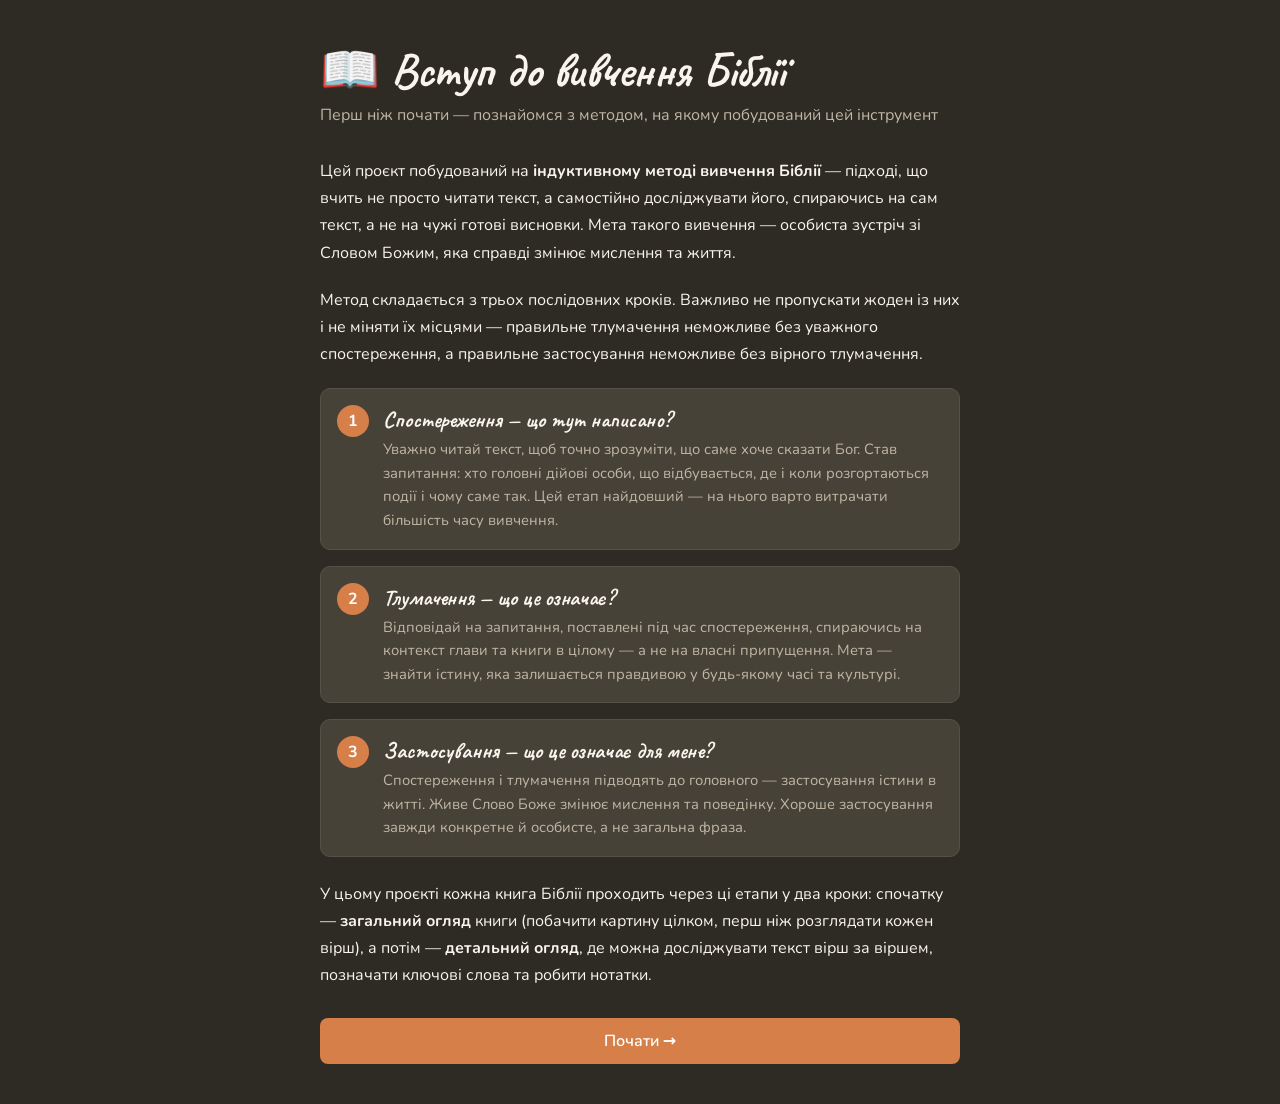
<file: templates/index.html>
<!DOCTYPE html>
<html lang="uk">
<head>
    <meta charset="UTF-8">
    <meta name="viewport" content="width=device-width, initial-scale=1.0">
    <title>Вступ — Вивчення Біблії</title>

    <link rel="icon" type="image/svg+xml" href="/static/favicon.svg">
    <link rel="stylesheet" href="/static/style.css">

</head>
<body>

<div class="container intro-container">

    <h1>📖 Вступ до вивчення Біблії</h1>
    <p class="subtitle">Перш ніж почати — познайомся з методом, на якому побудований цей інструмент</p>

    <p class="intro-text">
        Цей проєкт побудований на <strong>індуктивному методі вивчення Біблії</strong> —
        підході, що вчить не просто читати текст, а самостійно досліджувати його,
        спираючись на сам текст, а не на чужі готові висновки. Мета такого вивчення —
        особиста зустріч зі Словом Божим, яка справді змінює мислення та життя.
    </p>

    <p class="intro-text">
        Метод складається з трьох послідовних кроків. Важливо не пропускати жоден
        із них і не міняти їх місцями — правильне тлумачення неможливе без уважного
        спостереження, а правильне застосування неможливе без вірного тлумачення.
    </p>

    <div class="intro-steps">

        <div class="intro-step">
            <span class="intro-step-num">1</span>
            <div>
                <h3 class="intro-step-title">Спостереження — що тут написано?</h3>
                <p class="intro-step-text">
                    Уважно читай текст, щоб точно зрозуміти, що саме хоче сказати Бог.
                    Став запитання: хто головні дійові особи, що відбувається, де і коли
                    розгортаються події і чому саме так. Цей етап найдовший — на нього
                    варто витрачати більшість часу вивчення.
                </p>
            </div>
        </div>

        <div class="intro-step">
            <span class="intro-step-num">2</span>
            <div>
                <h3 class="intro-step-title">Тлумачення — що це означає?</h3>
                <p class="intro-step-text">
                    Відповідай на запитання, поставлені під час спостереження, спираючись
                    на контекст глави та книги в цілому — а не на власні припущення.
                    Мета — знайти істину, яка залишається правдивою у будь-якому часі
                    та культурі.
                </p>
            </div>
        </div>

        <div class="intro-step">
            <span class="intro-step-num">3</span>
            <div>
                <h3 class="intro-step-title">Застосування — що це означає для мене?</h3>
                <p class="intro-step-text">
                    Спостереження і тлумачення підводять до головного — застосування
                    істини в житті. Живе Слово Боже змінює мислення та поведінку.
                    Хороше застосування завжди конкретне й особисте, а не загальна фраза.
                </p>
            </div>
        </div>

    </div>

    <p class="intro-text">
        У цьому проєкті кожна книга Біблії проходить через ці етапи у два кроки:
        спочатку — <strong>загальний огляд</strong> книги (побачити картину цілком,
        перш ніж розглядати кожен вірш), а потім — <strong>детальний огляд</strong>,
        де можна досліджувати текст вірш за віршем, позначати ключові слова та
        робити нотатки.
    </p>

    <button type="button" onclick="window.location.href='/register'">
        Почати →
    </button>

</div>

</body>
</html>
</file>
<file: static/style.css>
@import url('https://fonts.googleapis.com/css2?family=Caveat:wght@500;600;700&family=Nunito:wght@400;600;700&display=swap');

:root {
    --bg-color: #2e2b25;
    --card-bg: #474238;
    --primary: #d67f48;
    --primary-hover: #b2622d;
    --text-primary: #f9f4ed;
    --text-secondary: #c0b6a5;
    --input-bg: #3a362f;
    --input-border: #55504a;
    --result-bg: #3a362f;
    --result-border: #55504a;
    --font-heading: 'Caveat', cursive;
    --font-body: 'Nunito', system-ui, -apple-system, sans-serif;
}

* {
    margin: 0;
    padding: 0;
    box-sizing: border-box;
}

body {
    font-family: var(--font-body);
    background: var(--bg-color);
    color: var(--text-primary);
    min-height: 100vh;
    display: flex;
    flex-direction: column;
    align-items: center;
    padding: 40px 20px;
}

.container {
    width: 100%;
    max-width: 480px;
}

h1 {
    font-family: var(--font-heading);
    font-size: 3rem;
    font-weight: 700;
    margin-bottom: 4px;
    letter-spacing: -0.5px;
}

.subtitle {
    color: var(--text-secondary);
    font-size: 1rem;
    margin-bottom: 32px;
}

label {
    display: block;
    margin-bottom: 6px;
    font-size: 0.875rem;
    color: var(--text-secondary);
}

select, input {
    width: 100%;
    padding: 10px 14px;
    border-radius: 8px;
    border: 1px solid var(--input-border);
    background: var(--input-bg);
    color: var(--text-primary);
    font-size: 1rem;
    font-family: inherit;
    margin-bottom: 14px;
}

select:focus, input:focus {
    outline: none;
    border-color: var(--primary);
}

select {
    cursor: pointer;
}

button {
    width: 100%;
    margin-top: 8px;
    padding: 12px;
    border: none;
    border-radius: 8px;
    background: var(--primary);
    color: white;
    font-size: 1rem;
    font-weight: 600;
    font-family: inherit;
    cursor: pointer;
    transition: background 0.2s ease;
}

button:hover {
    background: var(--primary-hover);
}

#result {
    margin-top: 32px;
    padding: 24px 20px;
    border-radius: 8px;
    background: var(--result-bg);
    border: 1px solid var(--result-border);
    min-height: 80px;
    white-space: pre-wrap;
    line-height: 1.7;
    font-size: 0.95rem;
}

.reference {
    font-weight: 600;
    margin-bottom: 10px;
    color: var(--primary);
}

.back-btn {
    width: auto;
    margin-top: 0;
    margin-bottom: 16px;
    padding: 8px 16px;
    background: transparent;
    color: var(--text-secondary);
    border: 1px solid var(--input-border);
    border-radius: 8px;
    font-size: 0.875rem;
    font-weight: 500;
    font-family: inherit;
    cursor: pointer;
    transition: all 0.2s ease;
}

.back-btn:hover {
    background: var(--input-bg);
    color: var(--text-primary);
}

.full-width-section {
    width: 100%;
    max-width: 100vw;
    padding: 0 40px 40px;
}

.result-inner {
    max-width: 1400px;
    margin: 0 auto;
}

.split-layout {
    display: flex;
    gap: 32px;
    margin-top: 8px;
}

.text-panel {
    flex: 1;
    min-width: 0;
}

.notes-panel {
    width: 320px;
    flex-shrink: 0;
    position: sticky;
    top: 24px;
    align-self: flex-start;
    max-height: calc(100vh - 48px);
    overflow-y: auto;
}

.notes-panel h3 {
    font-size: 0.95rem;
    font-weight: 600;
    color: var(--text-secondary);
    margin-bottom: 10px;
}

#notes-area {
    width: 100%;
    min-height: 150px;
    padding: 12px;
    border: 1px solid var(--input-border);
    border-radius: 8px;
    background: var(--input-bg);
    color: var(--text-primary);
    font-size: 0.9rem;
    line-height: 1.6;
    resize: vertical;
    margin-bottom: 24px;
    font-family: inherit;
}

#notes-area:focus {
    outline: none;
    border-color: var(--primary);
}

#notes-area::placeholder {
    color: var(--text-secondary);
}

.keyword-word {
    font-weight: 600;
    font-size: 0.95rem;
}

.keyword-group {
    background: var(--card-bg);
    border: 1px solid var(--input-border);
    border-left: 4px solid var(--group-color, var(--primary));
    border-radius: 10px;
    padding: 14px 16px;
    margin-bottom: 16px;
    box-shadow: 0 2px 8px rgba(0, 0, 0, 0.24);
}

.keyword-group-title {
    font-family: var(--font-heading);
    font-size: 1.3rem;
    font-weight: 700;
    line-height: 1.3;
    margin-bottom: 10px;
    word-wrap: break-word;
}

.keyword-group-notes {
    width: 100%;
    min-height: 90px;
    padding: 10px 12px;
    border: 1px solid var(--input-border);
    border-radius: 8px;
    background: var(--input-bg);
    color: var(--text-primary);
    font-size: 0.9rem;
    line-height: 1.6;
    resize: vertical;
    font-family: inherit;
}

.keyword-group-notes:focus {
    outline: none;
    border-color: var(--group-color, var(--primary));
    box-shadow: 0 0 0 3px rgba(214, 127, 72, 0.18);
}

.keyword-group-notes::placeholder {
    color: var(--text-secondary);
}

.keyword-group-conclusion {
    margin-top: 12px;
    padding-top: 12px;
    border-top: 1px solid var(--input-border);
}

.keyword-group-conclusion-title {
    font-family: var(--font-heading);
    font-size: 1.1rem;
    font-weight: 700;
    color: var(--text-primary);
    margin-bottom: 8px;
}

#keywords {
    line-height: 1.8;
    margin-bottom: 20px;
}

.verse-line {
    padding: 10px 0 10px 20px;
    border-left: 2px solid var(--input-border);
    margin-bottom: 16px;
}

.verse-num {
    font-weight: 700;
    color: var(--primary);
    margin-right: 8px;
}

.word {
    cursor: pointer;
    border-radius: 2px;
    padding: 1px 0;
    transition: all 0.15s ease;
}

.word:hover {
    background: var(--input-border);
}

.word.active {
    background: rgba(214, 127, 72, 0.25);
    outline: 2px solid var(--primary);
    outline-offset: 1px;
    border-radius: 3px;
}

.word.keyword {
    font-weight: 600;
    cursor: pointer;
}

.word.selected {
    background: rgba(214, 127, 72, 0.25);
    outline: 2px dashed var(--primary);
    outline-offset: 1px;
    border-radius: 3px;
}

.selection-bar {
    position: fixed;
    left: 50%;
    bottom: 24px;
    transform: translateX(-50%);
    display: flex;
    align-items: center;
    gap: 12px;
    padding: 10px 16px;
    background: var(--card-bg);
    border: 1px solid var(--input-border);
    border-radius: 12px;
    box-shadow: 0 8px 30px rgba(0, 0, 0, 0.4);
    z-index: 1000;
    animation: toast-in 0.2s ease;
}

.selection-bar-label {
    font-size: 0.875rem;
    color: var(--text-secondary);
    white-space: nowrap;
}

.selection-bar-btn {
    width: auto;
    margin-top: 0;
    padding: 8px 14px;
    border: 1px solid var(--input-border);
    border-radius: 8px;
    background: transparent;
    color: var(--text-primary);
    font-size: 0.85rem;
    font-weight: 600;
    font-family: inherit;
    cursor: pointer;
    white-space: nowrap;
    transition: background 0.15s ease;
}

.selection-bar-btn:hover {
    background: var(--input-bg);
}

.selection-bar-btn-primary {
    background: var(--primary);
    border-color: var(--primary);
    color: white;
}

.selection-bar-btn-primary:hover {
    background: var(--primary-hover);
}

.loading-toast {
    position: fixed;
    bottom: 24px;
    right: 24px;
    display: none;
    align-items: center;
    gap: 12px;
    padding: 14px 20px;
    background: var(--card-bg);
    border: 1px solid var(--input-border);
    border-radius: 12px;
    box-shadow: 0 8px 30px rgba(0, 0, 0, 0.4);
    z-index: 1000;
    animation: toast-in 0.3s ease;
}

.loading-toast.show {
    display: flex;
}

@keyframes toast-in {
    from {
        opacity: 0;
        transform: translateY(12px);
    }
    to {
        opacity: 1;
        transform: translateY(0);
    }
}

.spinner {
    display: inline-block;
    width: 18px;
    height: 18px;
    border: 3px solid var(--input-border);
    border-top-color: var(--primary);
    border-radius: 50%;
    animation: spin 0.7s linear infinite;
    flex-shrink: 0;
}

@keyframes spin {
    to {
        transform: rotate(360deg);
    }
}

.loading-toast p {
    margin: 0;
    font-size: 0.875rem;
    color: var(--text-primary);
    white-space: nowrap;
}

.sr-only {
    position: absolute;
    width: 1px;
    height: 1px;
    padding: 0;
    margin: -1px;
    overflow: hidden;
    clip: rect(0, 0, 0, 0);
    border: 0;
}

.color-picker {
    position: absolute;
    display: flex;
    flex-direction: row;
    gap: 6px;
    padding: 8px;
    background: var(--card-bg);
    border: 1px solid var(--input-border);
    border-radius: 10px;
    box-shadow: 0 4px 16px rgba(0,0,0,0.35);
    z-index: 100;
}

.color-dot {
    width: 22px;
    height: 22px;
    border-radius: 50%;
    cursor: pointer;
    transition: transform 0.15s ease;
}

.color-dot:hover {
    transform: scale(1.2);
}

.color-dot-custom {
    position: relative;
    display: flex;
    align-items: center;
    justify-content: center;
    background: conic-gradient(red, yellow, lime, cyan, blue, magenta, red);
    border: 2px solid var(--card-bg);
    box-shadow: 0 0 0 1px var(--input-border);
}

.color-dot-custom input[type="color"] {
    position: absolute;
    inset: 0;
    width: 100%;
    height: 100%;
    padding: 0;
    margin: 0;
    border: none;
    opacity: 0;
    cursor: pointer;
}

.color-picker-divider {
    width: 1px;
    align-self: stretch;
    background: var(--input-border);
    margin: 0 2px;
}

.color-picker-copy {
    width: auto;
    height: 26px;
    padding: 0 10px;
    margin: 0;
    border: none;
    border-radius: 999px;
    background: transparent;
    color: var(--text-primary);
    font-size: 0.72rem;
    font-weight: 600;
    font-family: inherit;
    line-height: 1;
    cursor: pointer;
    display: flex;
    align-items: center;
    justify-content: center;
    white-space: nowrap;
    transition: background 0.15s ease;
}

.color-picker-copy:hover {
    background: var(--input-border);
}

/* ---- Вступ / огляд книги ---- */

.intro-container {
    max-width: 640px;
}

.intro-text {
    line-height: 1.7;
    margin-bottom: 20px;
    color: var(--text-primary);
}

.intro-steps {
    display: flex;
    flex-direction: column;
    gap: 16px;
    margin-bottom: 24px;
}

.intro-step {
    display: flex;
    gap: 14px;
    background: var(--card-bg);
    border: 1px solid var(--input-border);
    border-radius: 10px;
    padding: 16px;
}

.intro-step-num {
    flex-shrink: 0;
    width: 32px;
    height: 32px;
    border-radius: 50%;
    background: var(--primary);
    color: white;
    font-weight: 700;
    display: flex;
    align-items: center;
    justify-content: center;
}

.intro-step-title {
    font-family: var(--font-heading);
    font-size: 1.4rem;
    font-weight: 700;
    margin-bottom: 4px;
}

.intro-step-text {
    color: var(--text-secondary);
    line-height: 1.6;
    font-size: 0.92rem;
}

.back-link {
    display: inline-block;
    margin-bottom: 16px;
    color: var(--text-secondary);
    font-size: 0.875rem;
    text-decoration: none;
}

.back-link:hover {
    color: var(--text-primary);
}

/* ---- Реєстрація / вхід ---- */

.auth-tabs {
    display: flex;
    gap: 8px;
    margin-bottom: 20px;
}

.auth-tab {
    width: auto;
    flex: 1;
    margin-top: 0;
    padding: 10px;
    background: var(--input-bg);
    color: var(--text-secondary);
    border: 1px solid var(--input-border);
    font-family: inherit;
}

.auth-tab.active {
    background: var(--primary);
    color: white;
    border-color: var(--primary);
}

.error-message {
    background: rgba(214, 72, 72, 0.15);
    border: 1px solid #d64848;
    color: #f2b8b8;
    border-radius: 8px;
    padding: 10px 14px;
    font-size: 0.875rem;
    margin-bottom: 16px;
}

/* ---- Список книг ---- */

.books-container {
    max-width: 720px;
}

.books-header {
    display: flex;
    justify-content: space-between;
    align-items: flex-start;
    gap: 16px;
}

.books-header-links {
    display: flex;
    align-items: center;
    gap: 16px;
}

.logout-link {
    color: var(--text-secondary);
    font-size: 0.875rem;
    text-decoration: none;
    white-space: nowrap;
    padding-top: 6px;
}

.logout-link:hover {
    color: var(--text-primary);
}

.testament-title {
    font-family: var(--font-heading);
    font-size: 1.6rem;
    font-weight: 700;
    margin: 24px 0 12px;
}

.book-grid {
    display: grid;
    grid-template-columns: repeat(auto-fill, minmax(140px, 1fr));
    gap: 10px;
}

.book-item {
    display: block;
    text-align: center;
    padding: 12px 10px;
    background: var(--card-bg);
    border: 1px solid var(--input-border);
    border-radius: 8px;
    color: var(--text-primary);
    text-decoration: none;
    font-size: 0.9rem;
    font-weight: 600;
    transition: all 0.15s ease;
}

.book-item:hover {
    border-color: var(--primary);
    color: var(--primary);
}

/* ---- Нотатки дослідження ---- */

.notes-field {
    margin-bottom: 20px;
}

.notes-field-title {
    font-family: var(--font-heading);
    font-size: 1.3rem;
    font-weight: 700;
    margin-bottom: 4px;
}

.notes-field-hint {
    color: var(--text-secondary);
    font-size: 0.85rem;
    margin-bottom: 8px;
}

.notes-textarea {
    width: 100%;
    min-height: 90px;
    padding: 10px 12px;
    border: 1px solid var(--input-border);
    border-radius: 8px;
    background: var(--input-bg);
    color: var(--text-primary);
    font-size: 0.95rem;
    line-height: 1.6;
    resize: vertical;
    font-family: inherit;
}

.notes-textarea:focus {
    outline: none;
    border-color: var(--primary);
}

.success-message {
    background: rgba(80, 180, 100, 0.15);
    border: 1px solid #4caf6d;
    color: #a8e6b8;
    border-radius: 8px;
    padding: 10px 14px;
    font-size: 0.875rem;
    margin: 16px 0;
}

.forward-link {
    display: block;
    text-align: center;
    margin-top: 16px;
    margin-bottom: 0;
}

.chapter-heading {
    font-family: var(--font-heading);
    font-size: 1.8rem;
    font-weight: 700;
    color: var(--primary);
    margin: 28px 0 12px;
}

.chapter-heading:first-child {
    margin-top: 0;
}

/* ---- Огляд книги (в бічній панелі) ---- */

.overview-panel {
    background: var(--card-bg);
    border: 1px solid var(--input-border);
    border-radius: 10px;
    padding: 14px;
    margin-bottom: 20px;
}

.overview-panel .notes-field {
    margin-bottom: 14px;
}

.overview-panel .notes-textarea {
    min-height: 70px;
    font-size: 0.85rem;
    padding: 8px 10px;
}

.overview-panel button {
    margin-top: 4px;
}

.notes-field-subtitle {
    font-family: var(--font-heading);
    font-size: 1.05rem;
    font-weight: 700;
    margin-bottom: 2px;
}

/* ---- Тематичні уривки ---- */

.excerpt-panel {
    background: var(--card-bg);
    border: 1px solid var(--input-border);
    border-radius: 10px;
    padding: 14px;
    margin-bottom: 20px;
}

.notes-panel-title {
    font-family: var(--font-heading);
    font-size: 1.3rem;
    font-weight: 700;
    margin-bottom: 4px;
}

.excerpt-row {
    display: flex;
    flex-direction: column;
    align-items: stretch;
    gap: 8px;
    background: var(--input-bg);
    border: 1px solid var(--input-border);
    border-radius: 8px;
    padding: 10px;
    margin-bottom: 10px;
}

.excerpt-row .excerpt-title {
    margin-bottom: 0;
    padding: 8px 10px;
    font-size: 0.85rem;
}

.excerpt-range {
    display: flex;
    flex-direction: column;
    gap: 6px;
}

.excerpt-range-bound {
    display: flex;
    align-items: flex-end;
    gap: 6px;
}

.excerpt-bound-label {
    flex-shrink: 0;
    width: 26px;
    font-size: 0.75rem;
    font-weight: 700;
    color: var(--primary);
    padding-bottom: 6px;
}

.excerpt-field {
    display: flex;
    flex-direction: column;
    gap: 2px;
}

.excerpt-field-label {
    font-size: 0.65rem;
    text-transform: uppercase;
    letter-spacing: 0.04em;
    color: var(--text-secondary);
}

.excerpt-sep {
    flex-shrink: 0;
    align-self: flex-end;
    padding-bottom: 6px;
    font-size: 0.8rem;
    color: var(--text-secondary);
}

.excerpt-range input {
    width: 44px;
    margin-bottom: 0;
    padding: 6px;
    text-align: center;
}

.excerpt-remove {
    width: auto;
    align-self: flex-end;
    margin-top: 0;
    padding: 4px 10px;
    background: transparent;
    color: var(--text-secondary);
    border: 1px solid var(--input-border);
    border-radius: 8px;
    font-size: 0.8rem;
}

.excerpt-remove:hover {
    background: var(--card-bg);
    color: #f2b8b8;
}

.secondary-btn {
    background: transparent;
    border: 1px dashed var(--input-border);
    color: var(--text-secondary);
    margin-bottom: 8px;
}

.secondary-btn:hover {
    background: var(--input-bg);
    color: var(--text-primary);
}

.excerpt-link {
    display: block;
    padding: 8px 10px;
    margin-bottom: 6px;
    background: var(--input-bg);
    border: 1px solid var(--input-border);
    border-radius: 8px;
    color: var(--text-primary);
    text-decoration: none;
    font-size: 0.85rem;
}

.excerpt-link:hover {
    border-color: var(--primary);
    color: var(--primary);
}

.excerpt-nav {
    display: flex;
    justify-content: space-between;
    align-items: center;
    gap: 16px;
    margin-bottom: 20px;
}

.excerpt-nav .back-link {
    margin-bottom: 0;
}

.excerpt-start-link {
    display: block;
    text-align: center;
    padding: 10px 12px;
    margin-bottom: 12px;
    background: var(--primary);
    border: 1px solid var(--primary);
    border-radius: 8px;
    color: white;
    text-decoration: none;
    font-size: 0.85rem;
    font-weight: 600;
}

.excerpt-start-link:hover {
    background: var(--primary-hover);
}

.excerpt-save-bar {
    max-width: 1400px;
    margin: 32px auto 0;
    padding-top: 20px;
    border-top: 1px solid var(--input-border);
    display: flex;
    flex-wrap: wrap;
    align-items: center;
    gap: 12px;
}

.excerpt-save-bar .success-message,
.excerpt-save-bar .error-message {
    width: 100%;
    margin: 0;
}

.excerpt-save-bar button {
    width: auto;
    margin-top: 0;
}

.next-step-btn {
    background: var(--primary);
    color: white;
}

.next-step-btn:hover {
    background: var(--primary-hover);
}

/* ---- Адмін-панель ---- */

.admin-container {
    max-width: 1200px;
}

.admin-header {
    display: flex;
    justify-content: space-between;
    align-items: flex-start;
    gap: 16px;
    margin-bottom: 8px;
}

.stat-grid {
    display: grid;
    grid-template-columns: repeat(auto-fit, minmax(160px, 1fr));
    gap: 14px;
    margin: 24px 0 32px;
}

.stat-card {
    background: var(--card-bg);
    border: 1px solid var(--input-border);
    border-radius: 10px;
    padding: 16px;
}

.stat-value {
    font-family: var(--font-heading);
    font-size: 2.2rem;
    font-weight: 700;
    color: var(--primary);
    line-height: 1.1;
}

.stat-label {
    color: var(--text-secondary);
    font-size: 0.85rem;
    margin-top: 4px;
}

.admin-table-wrap {
    overflow-x: auto;
    border: 1px solid var(--input-border);
    border-radius: 10px;
}

.admin-table {
    width: 100%;
    border-collapse: collapse;
    background: var(--card-bg);
    font-size: 0.88rem;
}

.admin-table th,
.admin-table td {
    text-align: left;
    padding: 12px 14px;
    border-bottom: 1px solid var(--input-border);
    vertical-align: top;
}

.admin-table th {
    color: var(--text-secondary);
    font-weight: 600;
    font-size: 0.78rem;
    text-transform: uppercase;
    letter-spacing: 0.04em;
    white-space: nowrap;
}

.admin-table tr:last-child td {
    border-bottom: none;
}

.admin-username {
    font-weight: 700;
    color: var(--text-primary);
}

.admin-badge {
    display: inline-block;
    margin-left: 6px;
    padding: 2px 8px;
    border-radius: 999px;
    background: var(--primary);
    color: white;
    font-size: 0.68rem;
    font-weight: 700;
    text-transform: uppercase;
    vertical-align: middle;
}

.admin-books-list {
    display: flex;
    flex-direction: column;
    gap: 6px;
}

.admin-book-tag {
    display: flex;
    align-items: center;
    gap: 8px;
    font-size: 0.85rem;
}

.admin-book-name {
    font-weight: 600;
}

.admin-book-meta {
    color: var(--text-secondary);
    font-size: 0.78rem;
}

.admin-empty {
    color: var(--text-secondary);
    font-style: italic;
    font-size: 0.85rem;
}

.admin-tabs {
    display: flex;
    gap: 8px;
    margin: 24px 0 20px;
    border-bottom: 1px solid var(--input-border);
}

.admin-tab-btn {
    width: auto;
    margin-top: 0;
    background: transparent;
    border: none;
    border-bottom: 2px solid transparent;
    border-radius: 0;
    color: var(--text-secondary);
    padding: 10px 6px;
    font-weight: 600;
}

.admin-tab-btn:hover {
    background: transparent;
    color: var(--text-primary);
}

.admin-tab-btn.active {
    color: var(--primary);
    border-bottom-color: var(--primary);
}

.chart-wrap {
    display: flex;
    align-items: flex-end;
    gap: 6px;
    height: 170px;
    padding: 16px 12px 10px;
    background: var(--card-bg);
    border: 1px solid var(--input-border);
    border-radius: 10px;
    margin-bottom: 28px;
}

.chart-bar {
    flex: 1;
    display: flex;
    flex-direction: column;
    align-items: center;
    justify-content: flex-end;
    height: 100%;
}

.chart-bar-fill {
    width: 100%;
    max-width: 26px;
    background: var(--primary);
    border-radius: 4px 4px 0 0;
    min-height: 2px;
}

.chart-bar-count {
    font-size: 0.65rem;
    color: var(--text-secondary);
    margin-top: 4px;
}

.chart-bar-label {
    font-size: 0.62rem;
    color: var(--text-secondary);
    margin-top: 2px;
    white-space: nowrap;
}

.admin-columns {
    display: grid;
    grid-template-columns: repeat(auto-fit, minmax(260px, 1fr));
    gap: 32px;
    margin-top: 8px;
    margin-bottom: 16px;
}

.recent-list {
    display: flex;
    flex-direction: column;
    gap: 8px;
}

.recent-item {
    display: flex;
    justify-content: space-between;
    align-items: center;
    gap: 12px;
    background: var(--card-bg);
    border: 1px solid var(--input-border);
    border-radius: 8px;
    padding: 10px 14px;
}

.admin-search {
    max-width: 320px;
    margin-bottom: 16px;
}

.admin-table th.sortable {
    cursor: pointer;
    user-select: none;
}

.admin-table th.sortable:hover {
    color: var(--text-primary);
}

.delete-btn {
    width: auto;
    margin-top: 0;
    padding: 6px 12px;
    background: transparent;
    border: 1px solid #d64848;
    color: #f2b8b8;
    border-radius: 8px;
    font-size: 0.78rem;
    white-space: nowrap;
}

.delete-btn:hover {
    background: #d64848;
    color: white;
}
</file>
